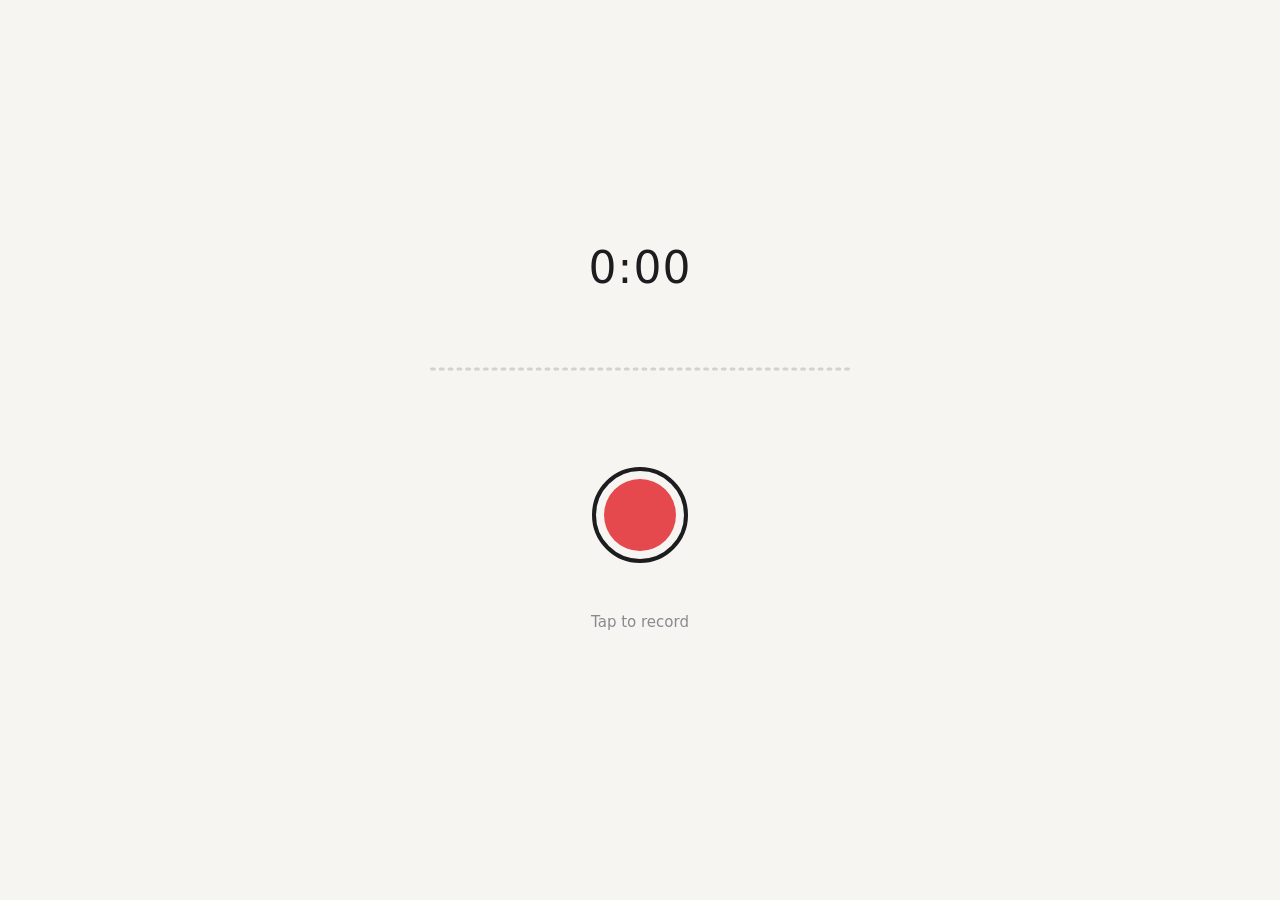
<file: src/main/resources/static/index.html>
<!DOCTYPE html>
<html lang="en">
<head>
  <meta charset="utf-8">
  <meta name="viewport" content="width=device-width, initial-scale=1, viewport-fit=cover">
  <title>Soundport</title>
  <style>
    :root {
      --bg: #f6f5f2;
      --fg: #1d1d1f;
      --muted: #8a8a8e;
      --accent: #e5484d;
      --bar-idle: #d4d2cd;
      --bar-live: #1d1d1f;
    }
    @media (prefers-color-scheme: dark) {
      :root {
        --bg: #111113;
        --fg: #f2f2f2;
        --muted: #8e8e93;
        --accent: #ff5a5f;
        --bar-idle: #2c2c30;
        --bar-live: #f2f2f2;
      }
    }

    * { box-sizing: border-box; }
    html, body { margin: 0; height: 100%; }

    body {
      background: var(--bg);
      color: var(--fg);
      font-family: -apple-system, BlinkMacSystemFont, "Segoe UI", system-ui, sans-serif;
      display: flex;
      flex-direction: column;
      align-items: center;
      justify-content: center;
      gap: 28px;
      padding: 24px 16px calc(24px + env(safe-area-inset-bottom));
      -webkit-user-select: none;
      user-select: none;
    }

    #timer {
      font-size: 44px;
      font-weight: 300;
      letter-spacing: 1px;
      font-variant-numeric: tabular-nums;
    }

    #wave {
      display: block;
      width: min(92vw, 420px);
      height: 96px;
    }

    .rec-wrap {
      position: relative;
      width: 140px;
      height: 140px;
      display: grid;
      place-items: center;
    }

    /* The halo grows with the voice level. At silence it sits hidden behind the button. */
    #halo {
      position: absolute;
      inset: 0;
      border-radius: 50%;
      background: var(--accent);
      opacity: 0;
      transform: scale(0.7);
      transition: opacity 0.25s;
      will-change: transform;
    }
    .recording #halo { opacity: 0.2; }

    #rec {
      position: relative;
      width: 96px;
      height: 96px;
      padding: 0;
      border-radius: 50%;
      border: 4px solid var(--fg);
      background: var(--bg);
      display: grid;
      place-items: center;
      cursor: pointer;
      -webkit-tap-highlight-color: transparent;
    }
    #rec:disabled { opacity: 0.4; }

    /* Red circle when idle, morphs into a rounded "stop" square while recording */
    #rec .dot {
      width: 72px;
      height: 72px;
      border-radius: 50%;
      background: var(--accent);
      transition: width 0.2s ease, height 0.2s ease, border-radius 0.2s ease;
    }
    .recording #rec .dot {
      width: 34px;
      height: 34px;
      border-radius: 8px;
    }

    #status {
      min-height: 1.4em;
      color: var(--muted);
      font-size: 15px;
      text-align: center;
    }

    /* What live transcription heard so far: confirmed text, then a grey guess still changing */
    #transcript {
      width: min(92vw, 420px);
      max-height: 30vh;
      overflow-y: auto;
      font-size: 17px;
      line-height: 1.45;
      -webkit-user-select: text;
      user-select: text;
    }
    #transcript:not(.has-text) { display: none; }
    #transcript .partial { color: var(--muted); }

    /* Problems with the live stream */
    #live {
      min-height: 1.2em;
      margin-top: -18px;
      color: var(--muted);
      font-size: 12px;
      font-variant-numeric: tabular-nums;
      text-align: center;
      opacity: 0.8;
    }
  </style>
</head>
<body>
  <div id="timer">0:00</div>
  <canvas id="wave" aria-hidden="true"></canvas>
  <div class="rec-wrap">
    <div id="halo"></div>
    <button id="rec" aria-label="Start recording"><span class="dot"></span></button>
  </div>
  <div id="status">Tap to record</div>
  <div id="live"></div>
  <div id="transcript"></div>

<script>
  const recBtn = document.getElementById("rec");
  const halo = document.getElementById("halo");
  const statusEl = document.getElementById("status");
  const timerEl = document.getElementById("timer");
  const liveEl = document.getElementById("live");
  const transcriptEl = document.getElementById("transcript");
  const canvas = document.getElementById("wave");
  const g = canvas.getContext("2d");

  const BAR_COUNT = 48;      // how many bars of history the waveform shows
  const BAR_EVERY_MS = 60;   // a new bar is added this often
  const HEARD_LEVEL = 0.15;  // above this counts as "hearing something"
  const FINISH_WAIT_MS = 15000; // after "end", how long the server gets to send the last sentence

  const levels = new Array(BAR_COUNT).fill(0);

  let recording = false;
  let stream, recorder, chunks = [];
  let audioCtx, analyser, samples, rafId;
  let ws; // live audio stream to the server
  let startedAt = 0, lastBarAt = 0, lastHeardAt = 0, smooth = 0;

  // ---- drawing -------------------------------------------------------------

  function cssVar(name) {
    return getComputedStyle(document.documentElement).getPropertyValue(name).trim();
  }

  function sizeCanvas() {
    // Draw at the screen's real pixel density so bars stay crisp on the iPhone
    const dpr = window.devicePixelRatio || 1;
    const rect = canvas.getBoundingClientRect();
    canvas.width = Math.round(rect.width * dpr);
    canvas.height = Math.round(rect.height * dpr);
    g.setTransform(dpr, 0, 0, dpr, 0, 0);
    draw();
  }

  function draw() {
    const w = canvas.clientWidth;
    const h = canvas.clientHeight;
    const gap = 3;
    const barW = (w - gap * (BAR_COUNT - 1)) / BAR_COUNT;

    g.clearRect(0, 0, w, h);
    g.fillStyle = cssVar(recording ? "--bar-live" : "--bar-idle");

    levels.forEach((level, i) => {
      const barH = Math.max(3, level * h);
      const x = i * (barW + gap);
      const y = (h - barH) / 2;
      g.beginPath();
      if (g.roundRect) g.roundRect(x, y, barW, barH, Math.min(barW / 2, 2));
      else g.rect(x, y, barW, barH);
      g.fill();
    });
  }

  // ---- reading the microphone level -----------------------------------------

  // Returns 0..1: how loud the mic is right now
  function readLevel() {
    analyser.getByteTimeDomainData(samples); // the latest slice of raw sound, values 0..255, silence = 128
    let sum = 0;
    for (let i = 0; i < samples.length; i++) {
      const v = (samples[i] - 128) / 128;    // turn into -1..1
      sum += v * v;
    }
    const rms = Math.sqrt(sum / samples.length);  // average loudness of that slice
    const db = 20 * Math.log10(rms + 1e-8);      // ears hear loudness logarithmically
    return Math.min(1, Math.max(0, (db + 60) / 50)); // -60 dB (quiet room) → 0, -10 dB (loud) → 1
  }

  function loop(now) {
    const level = readLevel();
    // Jump up instantly, fall back gently, so the animation feels alive instead of jittery
    smooth = level > smooth ? level : smooth * 0.9 + level * 0.1;

    halo.style.transform = `scale(${0.7 + smooth * 0.5})`;

    if (now - lastBarAt > BAR_EVERY_MS) {
      levels.push(smooth);
      levels.shift();
      lastBarAt = now;
    }

    if (smooth > HEARD_LEVEL) lastHeardAt = Date.now();
    const silentFor = Date.now() - lastHeardAt;
    const elapsed = Date.now() - startedAt;
    statusEl.textContent =
      elapsed > 2000 && silentFor > 2000 ? "Not hearing anything… check the mic" : "Listening…";

    timerEl.textContent = formatTime(elapsed / 1000);
    draw();
    rafId = requestAnimationFrame(loop);
  }

  function formatTime(seconds) {
    const m = Math.floor(seconds / 60);
    const s = Math.floor(seconds % 60);
    return `${m}:${String(s).padStart(2, "0")}`;
  }

  // ---- recording -------------------------------------------------------------

  recBtn.onclick = () => (recording ? stop() : start());

  async function start() {
    // iOS only allows audio processing to start directly inside a tap, so create this first
    audioCtx = new (window.AudioContext || window.webkitAudioContext)();

    try {
      stream = await navigator.mediaDevices.getUserMedia({ audio: true });
    } catch (e) {
      audioCtx.close();
      statusEl.textContent = "Microphone blocked: " + e.message;
      return;
    }
    await audioCtx.resume();

    // Tap the mic signal into an analyser. It only measures; nothing is played back.
    analyser = audioCtx.createAnalyser();
    analyser.fftSize = 1024;
    samples = new Uint8Array(analyser.fftSize);
    const source = audioCtx.createMediaStreamSource(stream);
    source.connect(analyser);

    // Ties the live stream and the upload together, so the server types the text only once
    const streamId = newStreamId();

    liveEl.textContent = "";
    transcriptEl.replaceChildren();
    transcriptEl.classList.remove("has-text");
    try {
      await startLiveStream(source, streamId);
    } catch (e) {
      // The normal record-and-upload path keeps working even if streaming fails
      liveEl.textContent = "live stream unavailable: " + e.message;
    }

    chunks = [];
    recorder = new MediaRecorder(stream);
    recorder.ondataavailable = e => { if (e.data.size > 0) chunks.push(e.data); };
    recorder.onstop = () => upload(streamId);
    recorder.start();

    recording = true;
    document.body.classList.add("recording");
    recBtn.setAttribute("aria-label", "Stop recording");
    startedAt = lastHeardAt = Date.now();
    levels.fill(0);
    rafId = requestAnimationFrame(loop);
  }

  function newStreamId() {
    if (crypto.randomUUID) return crypto.randomUUID();
    // older Safari: 16 random bytes as hex
    return Array.from(crypto.getRandomValues(new Uint8Array(16)),
      b => b.toString(16).padStart(2, "0")).join("");
  }

  // Sends raw 16 kHz samples to the server while recording, ~10 small messages per second
  async function startLiveStream(source, streamId) {
    // The worklet runs in the browser's audio thread; it lives in its own file
    await audioCtx.audioWorklet.addModule("/pcm-worklet.js");
    const capture = new AudioWorkletNode(audioCtx, "pcm-capture");

    // Audio only flows through nodes that lead to the speakers, so route the worklet
    // into a volume knob set to zero: it keeps running, and nothing is heard.
    const mute = audioCtx.createGain();
    mute.gain.value = 0;
    source.connect(capture).connect(mute).connect(audioCtx.destination);

    // Each recording writes into its own two spans. A previous recording's socket may still be
    // finishing; its last sentence then goes to spans that are no longer on the page.
    const fin = document.createElement("span");
    const partial = document.createElement("span");
    partial.className = "partial";
    transcriptEl.replaceChildren(fin, partial);

    const sock = new WebSocket(`wss://${location.host}/ws/audio?id=${encodeURIComponent(streamId)}`);
    sock.binaryType = "arraybuffer";
    sock.onmessage = e => showLive(e.data, fin, partial, sock);
    sock.onerror = () => { if (sock === ws) liveEl.textContent = "live stream error"; };
    sock.onclose = () => clearTimeout(sock.finishTimer);
    ws = sock;

    // Each message from the worklet is 0.1 s of audio, ready to send as-is.
    // Anything captured before the socket finishes opening is simply skipped.
    capture.port.onmessage = e => {
      if (recording && sock.readyState === WebSocket.OPEN) sock.send(e.data);
    };
  }

  // The server sends {"final": text}, {"partial": text} and {"done": true}
  function showLive(data, fin, partial, sock) {
    let msg;
    try {
      msg = JSON.parse(data);
    } catch {
      return;
    }
    if (msg.final !== undefined) {
      fin.textContent += (fin.textContent ? " " : "") + msg.final;
    } else if (msg.partial !== undefined) {
      partial.textContent = msg.partial && fin.textContent ? " " + msg.partial : msg.partial;
    } else if (msg.done) {
      sock.close();
    }
    if (sock !== ws) return; // an older recording, no longer on the page
    transcriptEl.classList.toggle("has-text", fin.textContent + partial.textContent !== "");
    transcriptEl.scrollTop = transcriptEl.scrollHeight; // keep the newest words in view
  }

  // Asks the server to transcribe the last sentence and send it before the socket closes
  function finishLiveStream(sock) {
    if (sock.readyState === WebSocket.OPEN) {
      sock.send("end");
      sock.finishTimer = setTimeout(() => sock.close(), FINISH_WAIT_MS);
    } else {
      sock.close(); // never opened: nothing to finish
    }
  }

  function stop() {
    recording = false;
    recorder.stop(); // triggers upload() once the recorder has finished the file
    cancelAnimationFrame(rafId);
    if (ws) finishLiveStream(ws);
    audioCtx.close();

    document.body.classList.remove("recording");
    recBtn.setAttribute("aria-label", "Start recording");
    halo.style.transform = "";
    levels.fill(0);
    draw();
  }

  async function upload(streamId) {
    stream.getTracks().forEach(t => t.stop()); // turns off the mic (and the orange dot on iPhone)

    const audio = new Blob(chunks, { type: recorder.mimeType });
    recBtn.disabled = true;
    statusEl.textContent = "Sending…";

    try {
      const res = await fetch("/upload", {
        method: "POST",
        headers: {
          "Content-Type": audio.type || "application/octet-stream",
          "X-Stream-Id": streamId
        },
        body: audio
      });
      statusEl.textContent = res.ok ? "Sent ✓  Tap to record again" : `Upload failed (${res.status})`;
    } catch (e) {
      statusEl.textContent = "Upload failed: " + e.message;
    } finally {
      recBtn.disabled = false;
    }
  }

  window.addEventListener("resize", sizeCanvas);
  sizeCanvas();
</script>
</body>
</html>
</file>
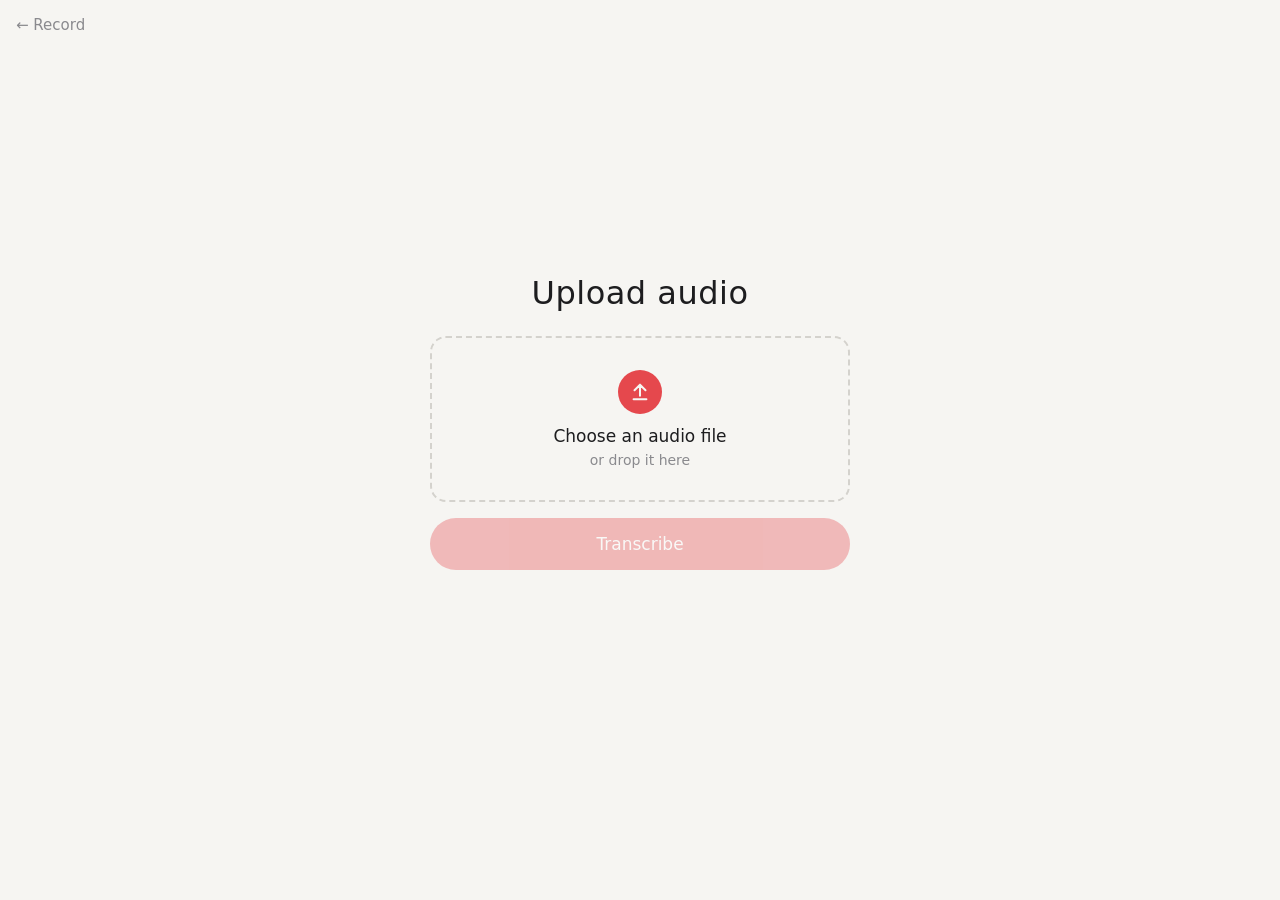
<file: src/main/resources/static/upload-audio.html>
<!DOCTYPE html>
<html lang="en">
<head>
  <meta charset="utf-8">
  <meta name="viewport" content="width=device-width, initial-scale=1, viewport-fit=cover">
  <title>Soundport · Upload</title>
  <link rel="stylesheet" href="upload-audio.css">
</head>
<body>
  <a class="back" href="/">← Record</a>

  <h1>Upload audio</h1>

  <div class="column">
    <label id="drop" for="file-input">
      <span class="icon" aria-hidden="true">
        <svg viewBox="0 0 24 24" fill="none" stroke-width="2.2" stroke-linecap="round" stroke-linejoin="round">
          <path d="M12 16V4M6 10l6-6 6 6M5 20h14"/>
        </svg>
      </span>
      <span id="file-name">Choose an audio file</span>
      <span id="file-meta">or drop it here</span>
    </label>
    <input type="file" id="file-input" accept="audio/*">

    <button type="button" id="upload-btn" disabled>Transcribe</button>
    <div id="progress"><div></div></div>
    <div id="status"></div>

    <div id="result">
      <div id="result-text"></div>
      <button type="button" id="copy-btn">Copy</button>
    </div>
  </div>

<script src="upload-audio.js"></script>
</body>
</html>
</file>
<file: src/main/resources/static/upload-audio.css>
/* Same palette as index.html */
:root {
  --bg: #f6f5f2;
  --fg: #1d1d1f;
  --muted: #8a8a8e;
  --accent: #e5484d;
  --line: #d4d2cd;
  --card: #ffffff;
}
@media (prefers-color-scheme: dark) {
  :root {
    --bg: #111113;
    --fg: #f2f2f2;
    --muted: #8e8e93;
    --accent: #ff5a5f;
    --line: #2c2c30;
    --card: #1a1a1d;
  }
}

* { box-sizing: border-box; }
html, body { margin: 0; min-height: 100%; }

body {
  background: var(--bg);
  color: var(--fg);
  font-family: -apple-system, BlinkMacSystemFont, "Segoe UI", system-ui, sans-serif;
  display: flex;
  flex-direction: column;
  align-items: center;
  justify-content: center;
  gap: 24px;
  min-height: 100vh;
  padding: 24px 16px calc(24px + env(safe-area-inset-bottom));
}

.back {
  position: absolute;
  top: calc(16px + env(safe-area-inset-top));
  left: 16px;
  color: var(--muted);
  font-size: 15px;
  text-decoration: none;
}
.back:hover { color: var(--fg); }

h1 {
  margin: 0;
  font-size: 32px;
  font-weight: 300;
  letter-spacing: 0.5px;
}

.column {
  width: min(92vw, 420px);
  display: flex;
  flex-direction: column;
  gap: 16px;
}

/* The file picker: tap to choose, or drop a file on it */
#drop {
  display: flex;
  flex-direction: column;
  align-items: center;
  gap: 6px;
  padding: 32px 20px;
  border: 2px dashed var(--line);
  border-radius: 16px;
  text-align: center;
  cursor: pointer;
  transition: border-color 0.2s, background 0.2s;
  -webkit-tap-highlight-color: transparent;
}
#drop:hover, #drop.over { border-color: var(--accent); }
#drop.over { background: color-mix(in srgb, var(--accent) 6%, transparent); }
#drop .icon {
  width: 44px;
  height: 44px;
  border-radius: 50%;
  background: var(--accent);
  display: grid;
  place-items: center;
  margin-bottom: 6px;
}
#drop .icon svg { width: 22px; height: 22px; stroke: var(--bg); }
#file-name {
  font-size: 17px;
  word-break: break-all;
}
#file-meta {
  color: var(--muted);
  font-size: 14px;
}
#file-input { display: none; }

#upload-btn {
  height: 52px;
  border: 0;
  border-radius: 26px;
  background: var(--accent);
  color: #fff;
  font: inherit;
  font-size: 17px;
  font-weight: 500;
  cursor: pointer;
  transition: opacity 0.2s;
  -webkit-tap-highlight-color: transparent;
}
#upload-btn:disabled { opacity: 0.35; cursor: default; }

/* Upload progress: a thin bar, hidden when idle */
#progress {
  height: 4px;
  border-radius: 2px;
  background: var(--line);
  overflow: hidden;
  visibility: hidden;
}
#progress.active { visibility: visible; }
#progress div {
  height: 100%;
  width: 0;
  background: var(--fg);
  transition: width 0.15s;
}

#status {
  min-height: 1.4em;
  color: var(--muted);
  font-size: 15px;
  text-align: center;
}
#status.error { color: var(--accent); }

/* What the server sent back, e.g. the transcript */
#result {
  display: none;
  flex-direction: column;
  gap: 10px;
  padding: 16px;
  border-radius: 16px;
  background: var(--card);
  border: 1px solid var(--line);
}
#result.shown { display: flex; }
#result-text {
  max-height: 40vh;
  overflow-y: auto;
  font-size: 17px;
  line-height: 1.45;
  white-space: pre-wrap;
}
#copy-btn {
  align-self: flex-end;
  padding: 6px 14px;
  border: 1px solid var(--line);
  border-radius: 16px;
  background: transparent;
  color: var(--fg);
  font: inherit;
  font-size: 14px;
  cursor: pointer;
}
</file>
